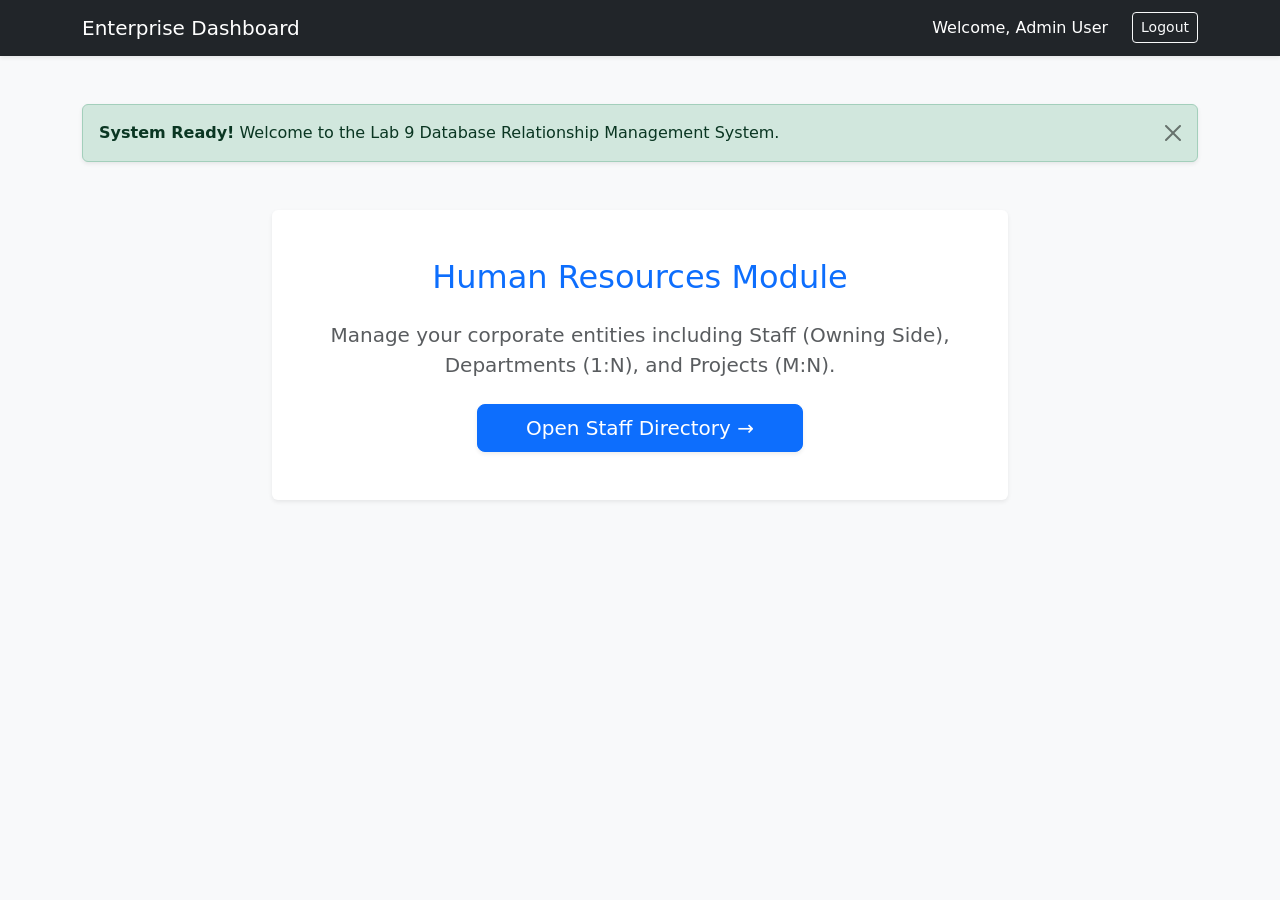
<file: Lab11/src/main/resources/templates/index.html>
<!DOCTYPE html>
<html lang="en" xmlns:th="http://www.thymeleaf.org">
<head>
    <meta charset="UTF-8">
    <meta name="viewport" content="width=device-width, initial-scale=1.0">
    <title>Enterprise System Dashboard</title>
    <link href="https://cdn.jsdelivr.net/npm/bootstrap@5.3.3/dist/css/bootstrap.min.css" rel="stylesheet">
</head>
<body class="bg-light">

<nav class="navbar navbar-expand-lg navbar-dark bg-dark shadow-sm">
    <div class="container">
        <a class="navbar-brand" href="#">Enterprise Dashboard</a>
        <div class="collapse navbar-collapse">
            <ul class="navbar-nav ms-auto">
                <li class="nav-item">
                    <span class="nav-link text-white">Welcome, Admin User</span>
                </li>
                <li class="nav-item">
                    <form th:action="@{/logout}" method="post" class="d-inline">
                        <button type="submit" class="btn btn-outline-light btn-sm mt-1 ms-3">Logout</button>
                    </form>
                </li>
            </ul>
        </div>
    </div>
</nav>

<div class="container mt-5">
    <div class="alert alert-success alert-dismissible fade show shadow-sm" role="alert">
        <strong>System Ready!</strong> Welcome to the Lab 9 Database Relationship Management System.
        <button type="button" class="btn-close" data-bs-dismiss="alert" aria-label="Close"></button>
    </div>

    <div class="row justify-content-center mt-5">
        <div class="col-md-8 text-center">
            <div class="card shadow-sm p-5 border-0">
                <h2 class="mb-4 text-primary">Human Resources Module</h2>
                <p class="lead text-muted mb-4">
                    Manage your corporate entities including Staff (Owning Side), Departments (1:N), and Projects (M:N).
                </p>
                <div>
                    <a th:href="@{/list}" class="btn btn-primary btn-lg shadow-sm px-5 py-2">
                        Open Staff Directory &rarr;
                    </a>
                </div>
            </div>
        </div>
    </div>
</div>

<script src="https://cdn.jsdelivr.net/npm/bootstrap@5.3.3/dist/js/bootstrap.bundle.min.js"></script>
</body>
</html>
</file>
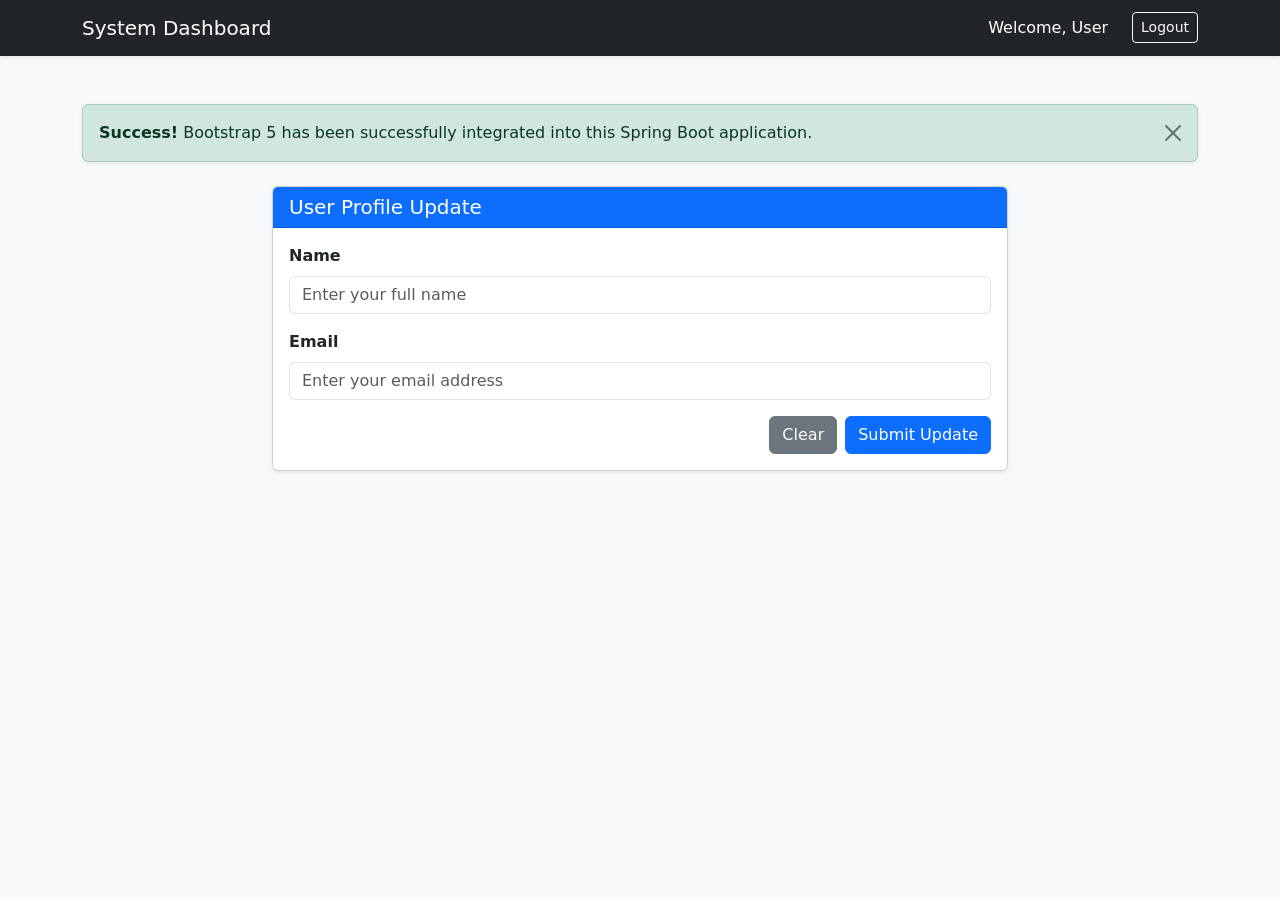
<file: Lab8_BootstrapIntegration/src/main/resources/templates/index.html>
<!DOCTYPE html>
<html lang="en" xmlns:th="http://www.thymeleaf.org">
<head>
    <meta charset="UTF-8">
    <meta name="viewport" content="width=device-width, initial-scale=1.0">
    <title>Spring Boot Dashboard</title>

    <link href="https://cdn.jsdelivr.net/npm/bootstrap@5.3.3/dist/css/bootstrap.min.css" rel="stylesheet">
</head>
<body class="bg-light">

<nav class="navbar navbar-expand-lg navbar-dark bg-dark shadow-sm">
    <div class="container">
        <a class="navbar-brand" href="#">System Dashboard</a>
        <div class="collapse navbar-collapse">
            <ul class="navbar-nav ms-auto">
                <li class="nav-item">
                    <span class="nav-link text-white">Welcome, User</span>
                </li>
                <li class="nav-item">
                    <form th:action="@{/logout}" method="post" class="d-inline">
                        <button type="submit" class="btn btn-outline-light btn-sm mt-1 ms-3">Logout</button>
                    </form>
                </li>
            </ul>
        </div>
    </div>
</nav>

<div class="container mt-5">

    <div class="alert alert-success alert-dismissible fade show shadow-sm" role="alert">
        <strong>Success!</strong> Bootstrap 5 has been successfully integrated into this Spring Boot application.
        <button type="button" class="btn-close" data-bs-dismiss="alert" aria-label="Close"></button>
    </div>

    <div class="row justify-content-center mt-4">
        <div class="col-md-8">
            <div class="card shadow-sm">
                <div class="card-header bg-primary text-white">
                    <h5 class="mb-0">User Profile Update</h5>
                </div>
                <div class="card-body">
                    <form>
                        <div class="mb-3">
                            <label class="form-label fw-bold">Name</label>
                            <input type="text" class="form-control" placeholder="Enter your full name">
                        </div>
                        <div class="mb-3">
                            <label class="form-label fw-bold">Email</label>
                            <input type="email" class="form-control" placeholder="Enter your email address">
                        </div>
                        <div class="d-grid gap-2 d-md-flex justify-content-md-end">
                            <button type="reset" class="btn btn-secondary">Clear</button>
                            <button type="submit" class="btn btn-primary">Submit Update</button>
                        </div>
                    </form>
                </div>
            </div>
        </div>
    </div>
</div>

<script src="https://cdn.jsdelivr.net/npm/bootstrap@5.3.3/dist/js/bootstrap.bundle.min.js"></script>
</body>
</html>
</file>
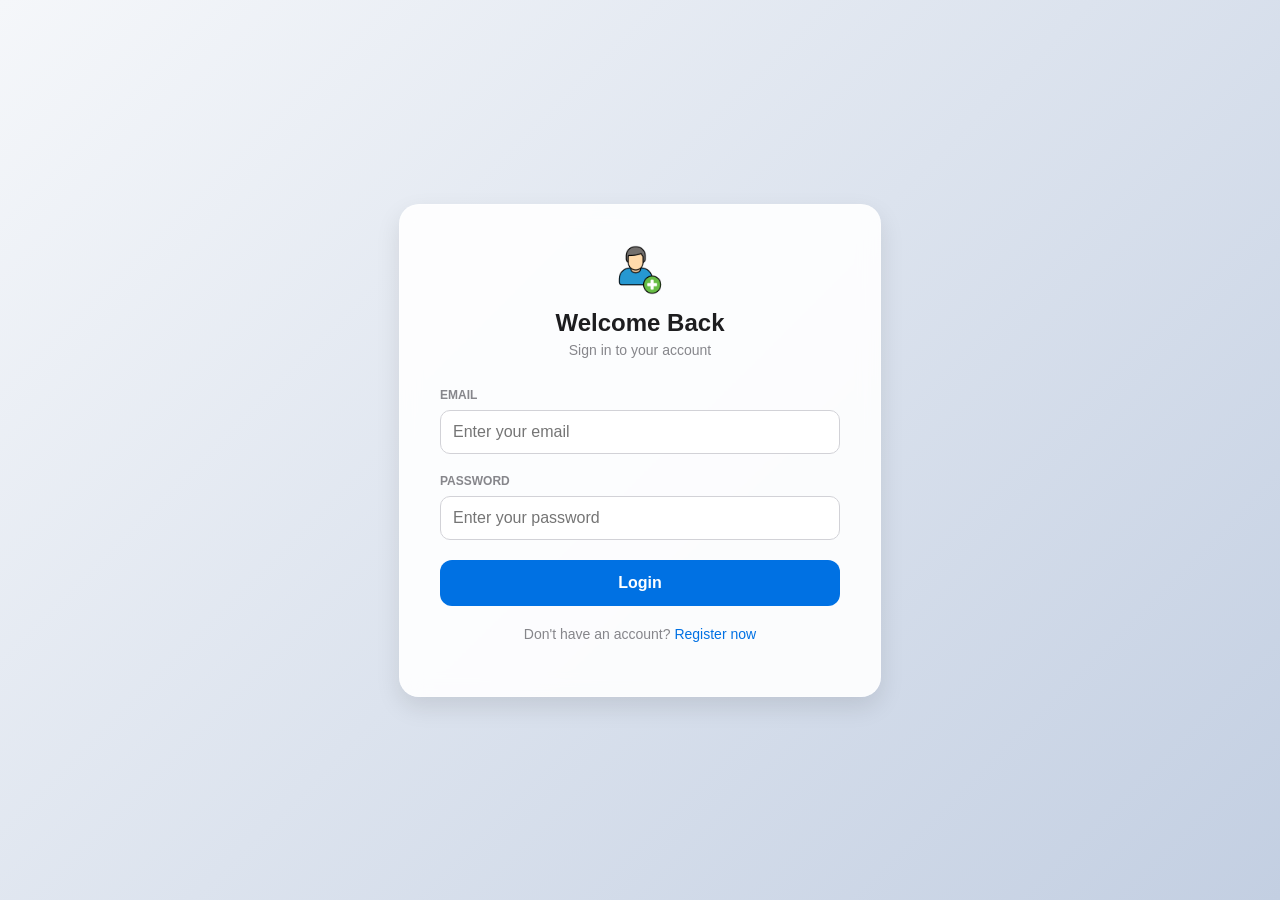
<file: Lab3/login.html>
<!DOCTYPE html>
<html lang="en">
<head>
    <meta charset="UTF-8">
    <meta name="viewport" content="width=device-width, initial-scale=1.0">
    <link rel="stylesheet" href="style.css">
    <title>User Login</title>
</head>
<body>

    <div class="main-container">
        <div class="auth-card">
            
            <div class="header-section">
                <img src="images/new.png" alt="Icon" class="auth-logo">
                <h1>Welcome Back</h1>
                <p>Sign in to your account</p>
            </div>

            <form id="loginForm">
                <div class="input-container">
                    <label for="email">Email</label>
                    <input type="email" id="email" placeholder="Enter your email" required>
                </div>

                <div class="input-container">
                    <label for="password">Password</label>
                    <input type="password" id="password" placeholder="Enter your password" required>
                </div>

                <button type="submit" class="btn-primary">Login</button>
                
                <p class="nav-text">Don't have an account? <a href="register.html">Register now</a></p>
            </form>
        </div>
    </div>

    <script src="script.js"></script>
</body>
</html>
</file>
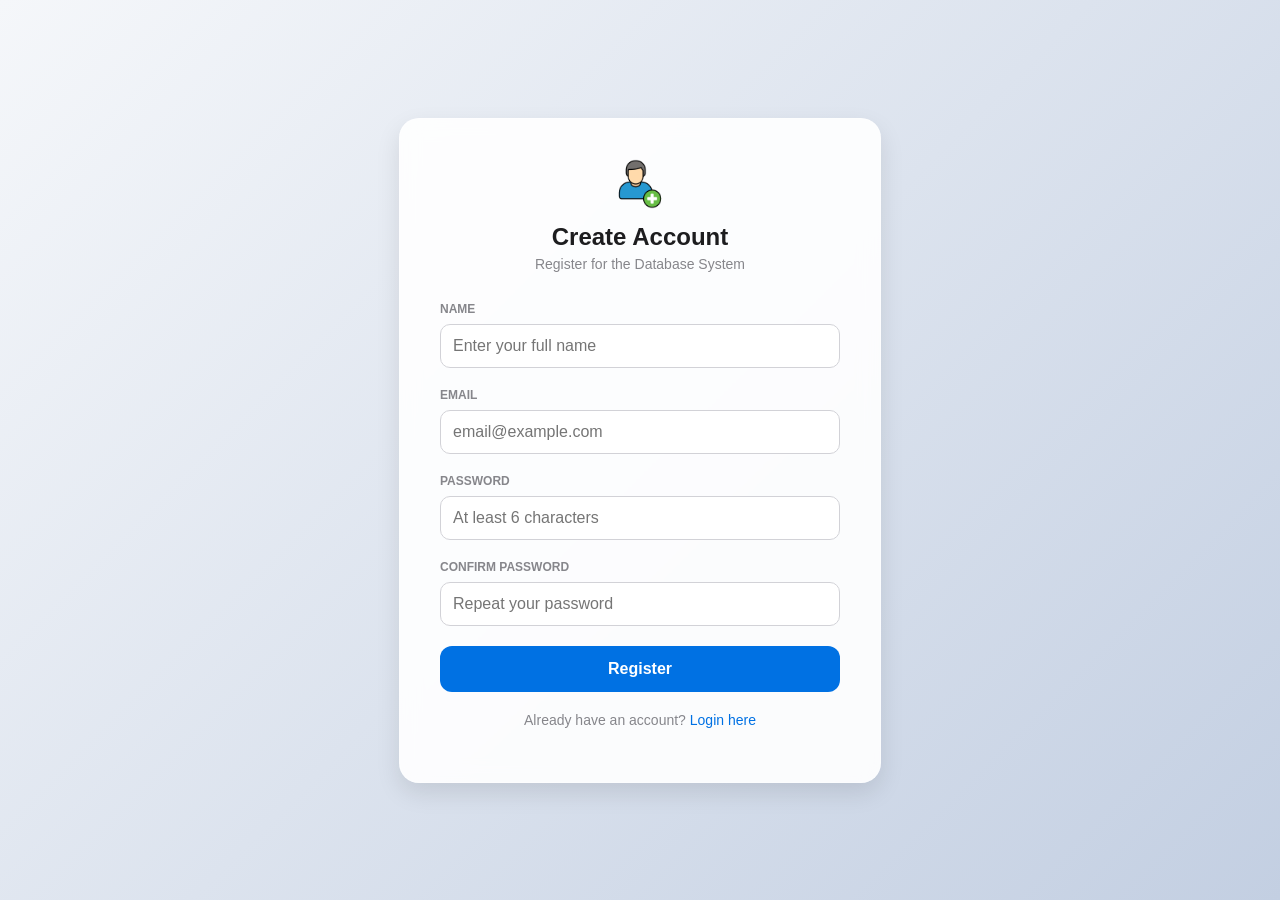
<file: Lab3/register.html>
<!DOCTYPE html>
<html lang="en">
<head>
    <meta charset="UTF-8">
    <meta name="viewport" content="width=device-width, initial-scale=1.0">
    <link rel="stylesheet" href="style.css">
    <title>User Registration</title>
</head>
<body>

    <div class="main-container">
        <div class="auth-card">
            
            <div class="header-section">
                <img src="images/new.png" alt="Icon" class="auth-logo">
                <h1>Create Account</h1>
                <p>Register for the Database System</p>
            </div>

            <form id="registerForm">
                <div class="input-container">
                    <label for="name">Name</label>
                    <input type="text" id="name" placeholder="Enter your full name" required>
                </div>

                <div class="input-container">
                    <label for="email">Email</label>
                    <input type="email" id="email" placeholder="email@example.com" required>
                </div>

                <div class="input-container">
                    <label for="password">Password</label>
                    <input type="password" id="password" placeholder="At least 6 characters" required>
                </div>

                <div class="input-container">
                    <label for="confirmPassword">Confirm Password</label>
                    <input type="password" id="confirmPassword" placeholder="Repeat your password" required>
                </div>

                <button type="submit" class="btn-primary">Register</button>
                
                <p class="nav-text">Already have an account? <a href="login.html">Login here</a></p>
            </form>
        </div>
    </div>

    <script src="script.js"></script>
</body>
</html>
</file>
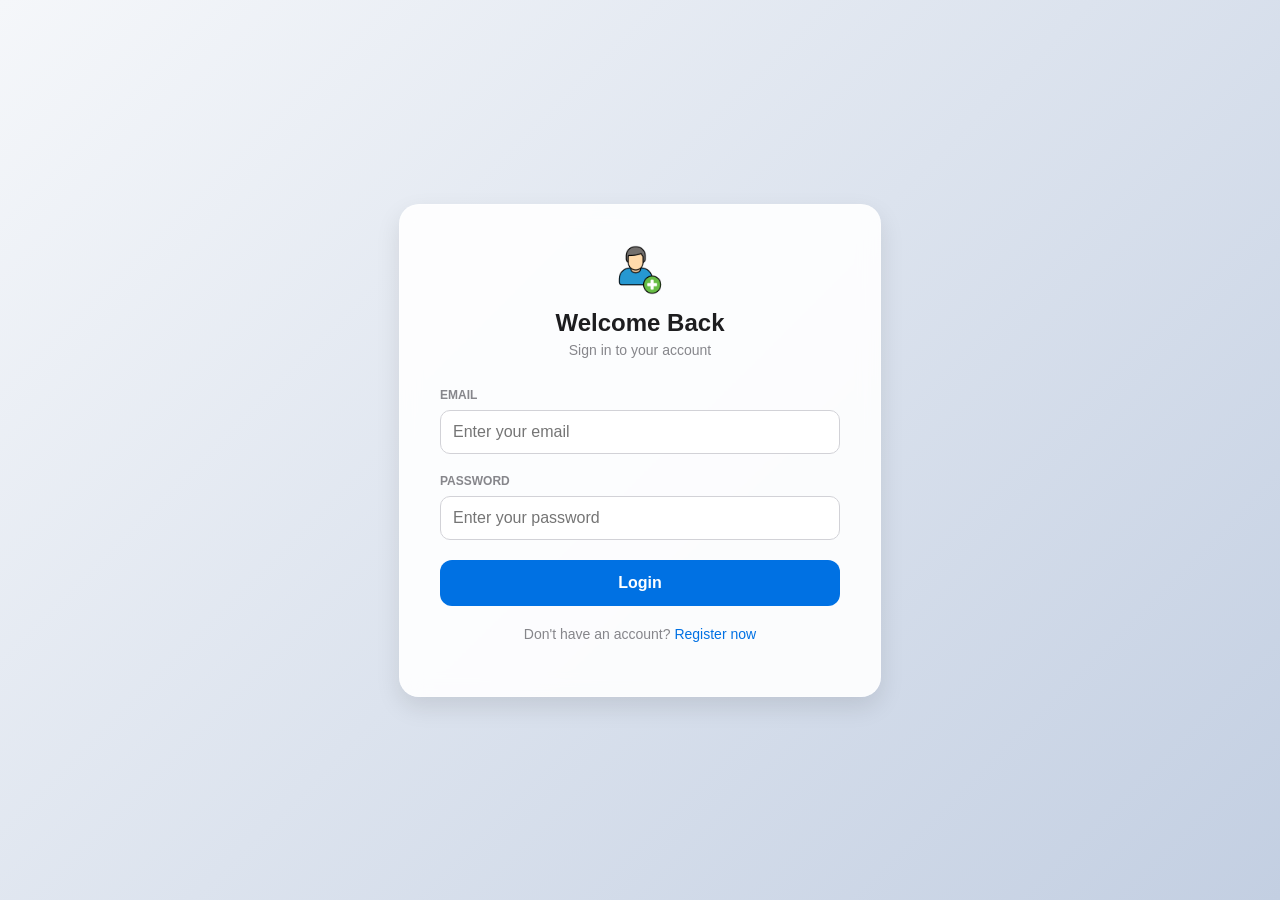
<file: Lab4/login.html>
<!DOCTYPE html>
<html lang="en">
<head>
    <meta charset="UTF-8">
    <meta name="viewport" content="width=device-width, initial-scale=1.0">
    <link rel="stylesheet" href="style.css">
    <title>User Login</title>
</head>
<body>

    <div class="main-container">
        <div class="auth-card">
            
            <div class="header-section">
                <img src="images/new.png" alt="Icon" class="auth-logo">
                <h1>Welcome Back</h1>
                <p>Sign in to your account</p>
            </div>

            <form id="loginForm">
                <div class="input-container">
                    <label for="email">Email</label>
                    <input type="email" id="email" name="email" placeholder="Enter your email" required>
                </div>

                <div class="input-container">
                    <label for="password">Password</label>
                    <input type="password" id="password" name="password" placeholder="Enter your password" required>
                </div>

                <button type="submit" class="btn-primary">Login</button>
                
                <p class="nav-text">Don't have an account? <a href="register.html">Register now</a></p>
            </form>
        </div>
    </div>

    <script src="script.js"></script>
</body>
</html>
</file>
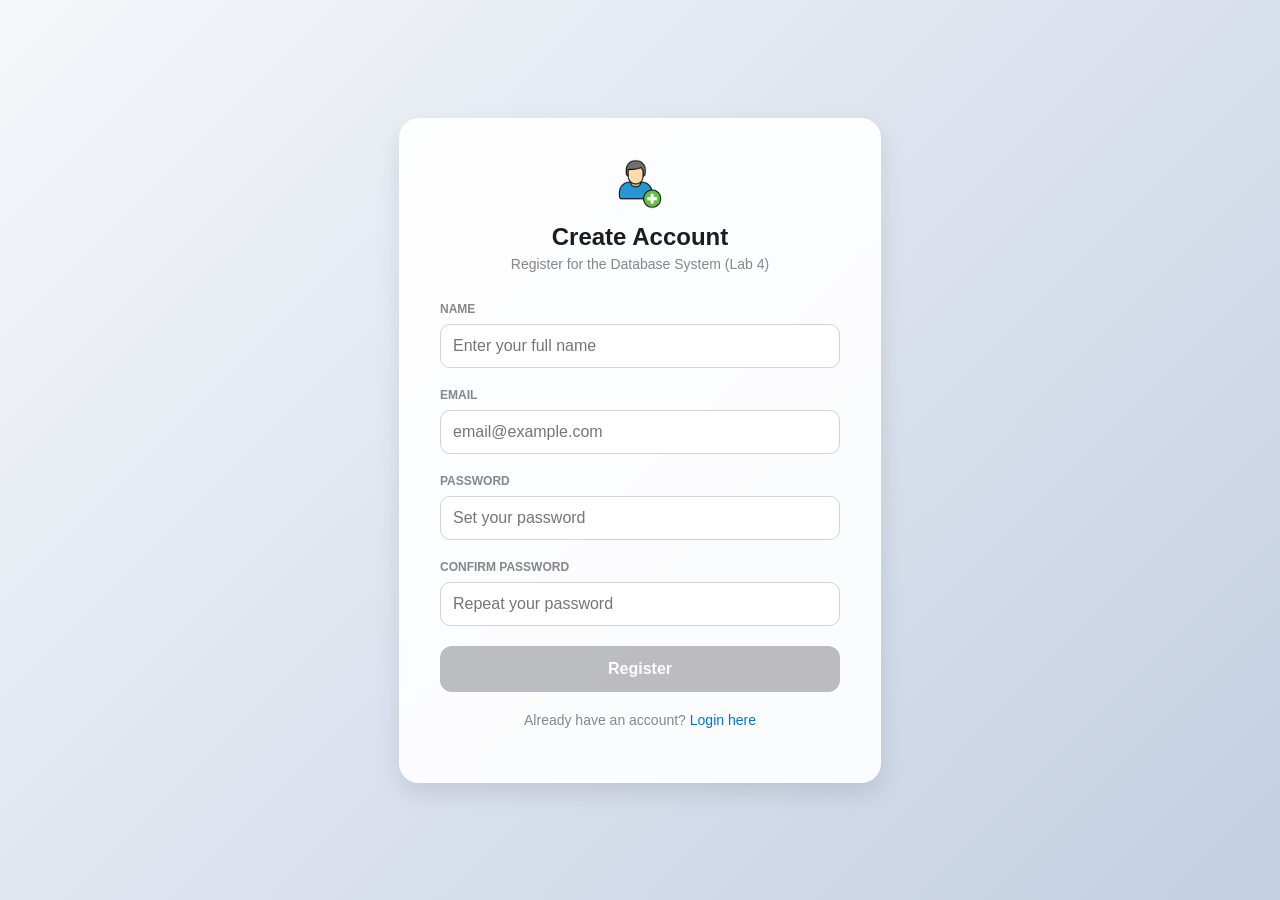
<file: Lab4/register.html>
<!DOCTYPE html>
<html lang="en">
<head>
    <meta charset="UTF-8">
    <meta name="viewport" content="width=device-width, initial-scale=1.0">
    <link rel="stylesheet" href="style.css">
    <title>User Registration - Lab 4</title>
</head>
<body>

    <div class="main-container">
        <div class="auth-card">
            
            <div class="header-section">
                <img src="images/new.png" alt="Icon" class="auth-logo">
                <h1>Create Account</h1>
                <p>Register for the Database System (Lab 4)</p>
            </div>

            <form id="registerForm">
                <div class="input-container">
                    <label for="name">Name</label>
                    <input type="text" id="name" name="name" placeholder="Enter your full name" required>
                </div>

                <div class="input-container">
                    <label for="email">Email</label>
                    <input type="email" id="email" name="email" placeholder="email@example.com" required>
                    <small id="emailFeedback" class="feedback-text"></small>
                </div>

                <div class="input-container">
                    <label for="password">Password</label>
                    <input type="password" id="password" name="password" placeholder="Set your password" required>
                    
                    <div id="passwordReqs" class="password-reqs">
                        <p id="req-length" class="req-item invalid">✖ Must be of length between 12 and 64</p>
                        <p id="req-digit" class="req-item invalid">✖ Must contain at least one digit (0-9)</p>
                        <p id="req-lower" class="req-item invalid">✖ Must contain at least one lowercase letter (a-z)</p>
                        <p id="req-upper" class="req-item invalid">✖ Must contain at least one upper case letter (A-Z)</p>
                        <p id="req-special" class="req-item invalid">✖ Must contain at least one special character</p>
                        <p id="req-forbidden" class="req-item valid">✔ Must not contain ; , :</p>
                        <p id="req-space" class="req-item valid">✔ Can't start or end with a space</p>
                        <p id="req-name" class="req-item valid">✔ Can't contain first name or last name</p>
                    </div>
                </div>

                <div class="input-container">
                    <label for="confirmPassword">Confirm Password</label>
                    <input type="password" id="confirmPassword" name="confirmPassword" placeholder="Repeat your password" required>
                </div>

                <div id="registerFeedback" class="form-feedback"></div>

                <button type="submit" id="regBtn" class="btn-primary" disabled>Register</button>
                
                <p class="nav-text">Already have an account? <a href="login.html">Login here</a></p>
            </form>
        </div>
    </div>

    <script src="script.js"></script>
</body>
</html>
</file>
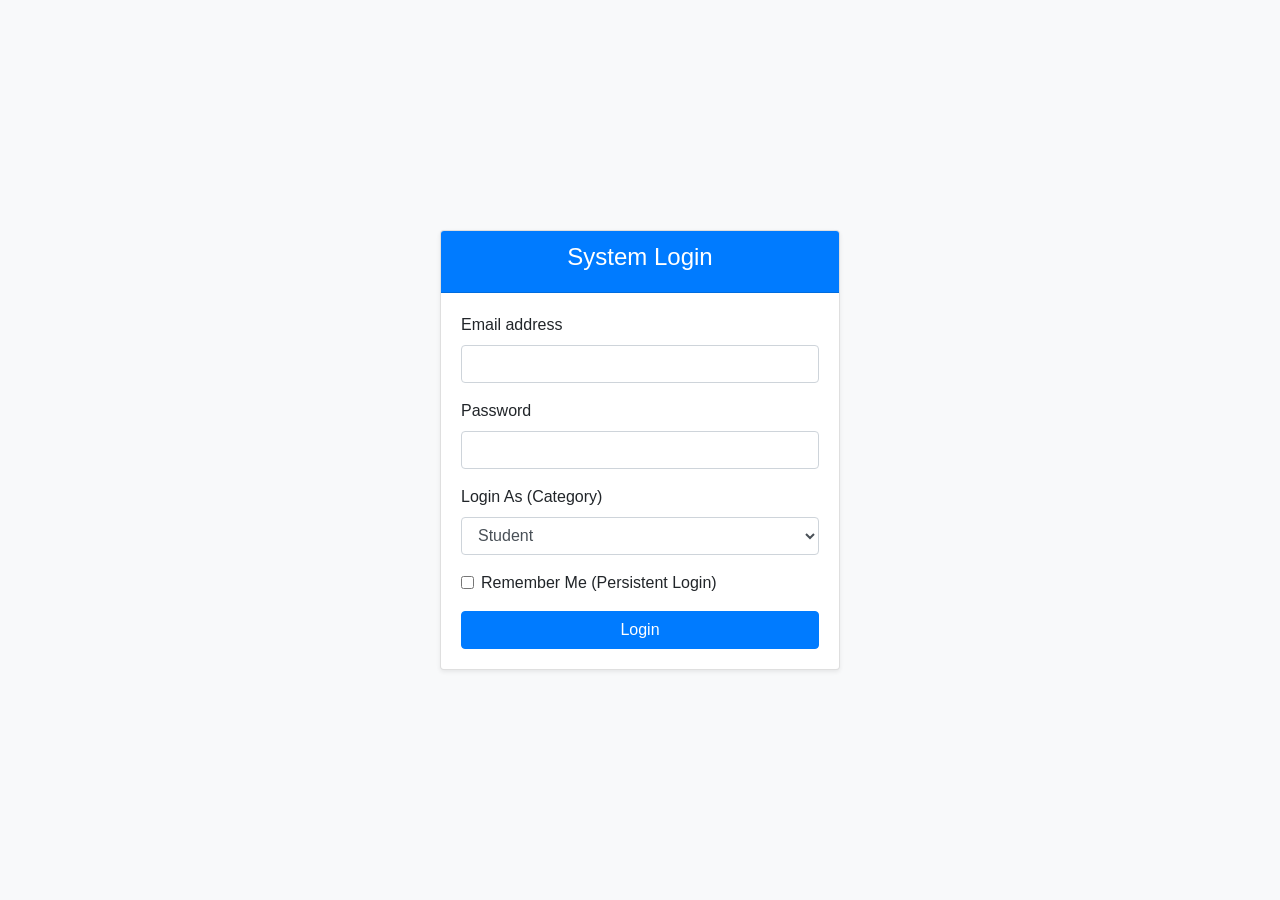
<file: Lab5/login.html>
<!DOCTYPE html>
<html lang="en">
<head>
    <meta charset="UTF-8">
    <meta name="viewport" content="width=device-width, initial-scale=1.0">
    <title>Lab 5 - System Login</title>
    
    <link rel="stylesheet" href="https://maxcdn.bootstrapcdn.com/bootstrap/4.5.2/css/bootstrap.min.css">
</head>
<body class="bg-light">

<div class="container d-flex justify-content-center align-items-center vh-100">
    <div class="card shadow-sm" style="width: 100%; max-width: 400px;">
        <div class="card-header bg-primary text-white text-center">
            <h4>System Login</h4>
        </div>
        <div class="card-body">
            
            <div id="loginAlert" class="alert alert-danger d-none" role="alert"></div>

            <form id="loginForm">
                <div class="form-group">
                    <label for="email">Email address</label>
                    <input type="email" class="form-control" id="email" name="email" required>
                </div>
                
                <div class="form-group">
                    <label for="password">Password</label>
                    <input type="password" class="form-control" id="password" name="password" required>
                </div>
                
                <div class="form-group">
                    <label for="category">Login As (Category)</label>
                    <select class="form-control" id="category" name="category" required>
                        <option value="student">Student</option>
                        <option value="lecturer">Lecturer</option>
                        <option value="admin">Administrator</option>
                    </select>
                </div>
                
                <div class="form-group form-check">
                    <input type="checkbox" class="form-check-input" id="remember" name="remember">
                    <label class="form-check-label" for="remember">Remember Me (Persistent Login)</label>
                </div>
                
                <button type="submit" class="btn btn-primary btn-block">Login</button>
            </form>
            
        </div>
    </div>
</div>

<script src="https://ajax.googleapis.com/ajax/libs/jquery/3.5.1/jquery.min.js"></script>
<script src="https://cdnjs.cloudflare.com/ajax/libs/popper.js/1.16.0/umd/popper.min.js"></script>
<script src="https://maxcdn.bootstrapcdn.com/bootstrap/4.5.2/js/bootstrap.min.js"></script>

<script src="script.js"></script>
</body>
</html>
</file>
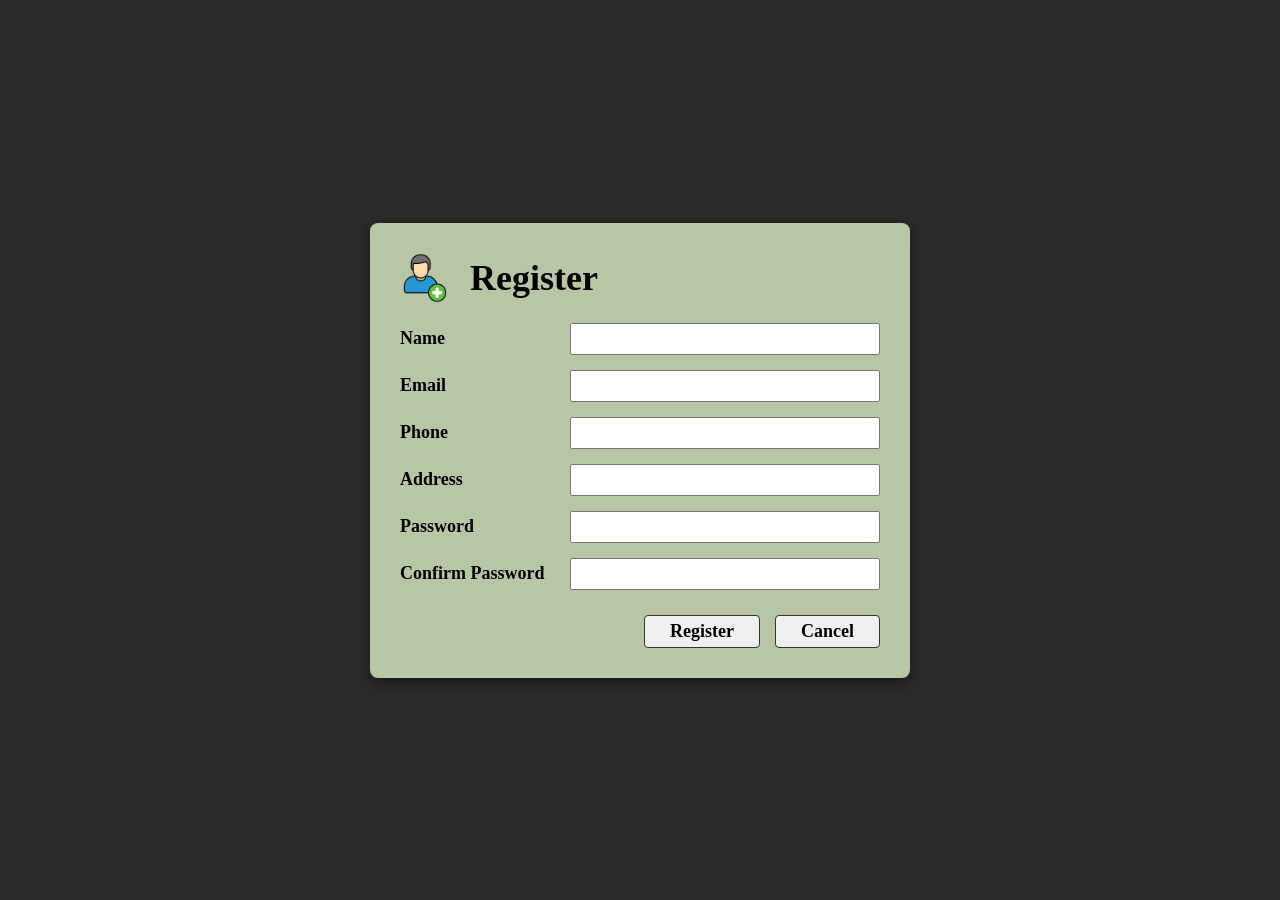
<file: Web/registration.html>
<!DOCTYPE html>
<html lang="en">
<head>
    <meta charset="UTF-8">
    <meta name="viewport" content="width=device-width, initial-scale=1.0">
    <link rel="stylesheet" href="style.css">
    <title>Create a new account</title>
</head>
<body>

<div class="form-container">

    <div class="form-header">
        <img src="images/new.png" alt="User Icon" class="header-icon">
        <h2>Register</h2>
    </div>

    <form action="#" method="POST">

        <div class="form-group">
            <label for="name">Name</label>
            <input type="text" id="name" name="name" required>
        </div>

        <div class="form-group">
            <label for="email">Email</label>
            <input type="email" id="email" name="email" required>
        </div>

        <div class="form-group">
            <label for="phone">Phone</label>
            <input type="text" id="phone" name="phone" required>
        </div>

        <div class="form-group">
            <label for="address">Address</label>
            <input type="text" id="address" name="address" required>
        </div>

        <div class="form-group">
            <label for="password">Password</label>
            <input type="password" id="password" name="password" required>
        </div>

        <div class="form-group">
            <label for="confirmPassword">Confirm Password</label>
            <input type="password" id="confirmPassword" name="confirmPassword" required>
        </div>

        <div class="button-group">
            <button type="submit" class="btn-register">Register</button>
            <button type="reset" class="btn-cancel">Cancel</button>
        </div>

    </form>
</div>

</body>
</html>
</file>
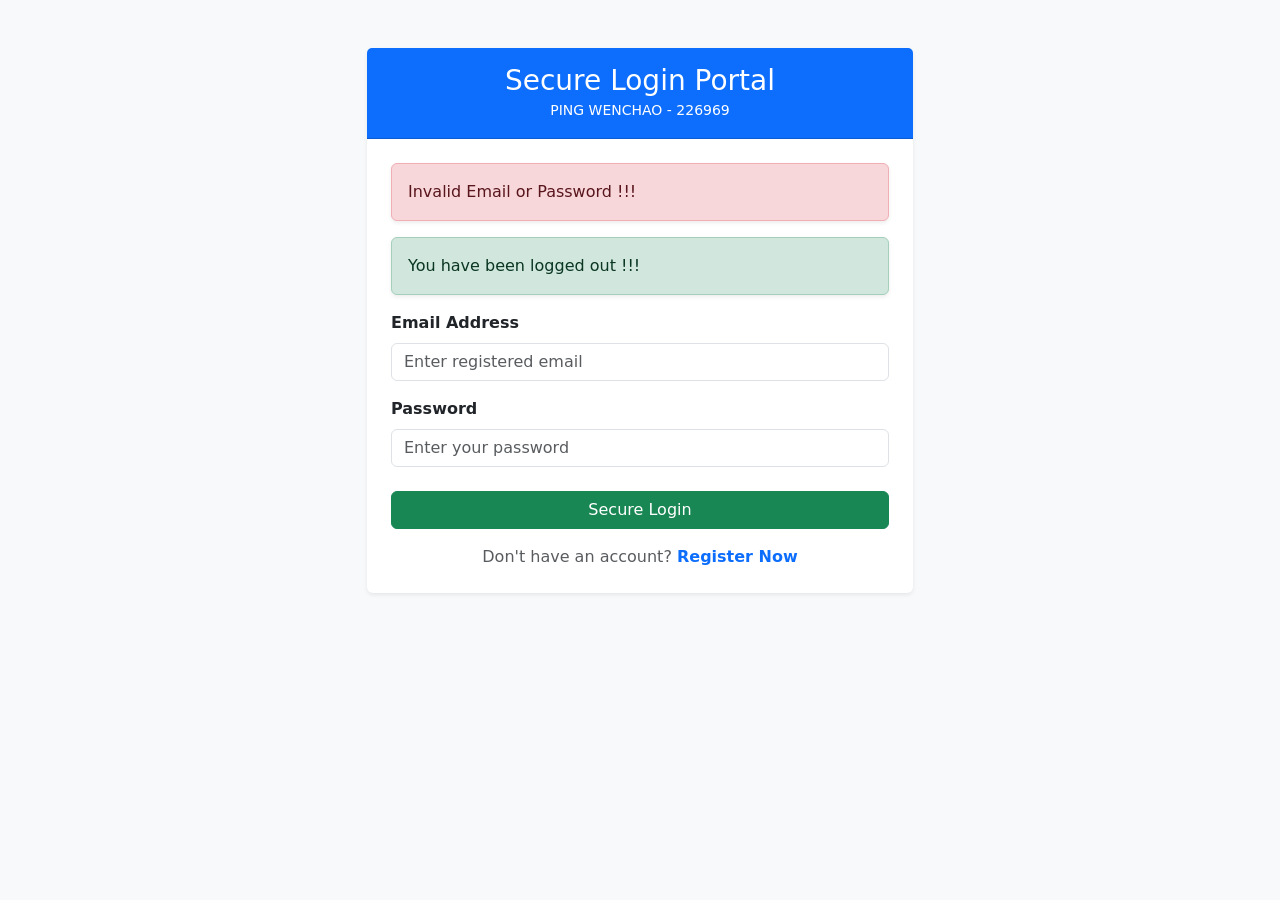
<file: Lab10/src/main/resources/templates/login.html>
<!DOCTYPE html>
<html lang="en" xmlns:th="http://www.thymeleaf.org">
<head>
    <meta charset="UTF-8">
    <meta name="viewport" content="width=device-width, initial-scale=1.0">
    <title>Login - Corporate Security</title>
    <link href="https://cdn.jsdelivr.net/npm/bootstrap@5.0.2/dist/css/bootstrap.min.css" rel="stylesheet">
</head>
<body class="bg-light">

<div class="container mt-5">
    <div class="row">
        <div class="col-md-6 offset-md-3">
            <div class="card shadow-sm border-0">
                <div class="card-header bg-primary text-white text-center py-3">
                    <h3 class="mb-0">Secure Login Portal</h3>
                    <small>PING WENCHAO - 226969</small>
                </div>
                <div class="card-body p-4">

                    <div th:if="${param.error}">
                        <div class="alert alert-danger shadow-sm">Invalid Email or Password !!!</div>
                    </div>
                    <div th:if="${param.logout}">
                        <div class="alert alert-success shadow-sm">You have been logged out !!!</div>
                    </div>

                    <form class="form-horizontal" method="post" role="form" th:action="@{/login}">
                        <div class="mb-3">
                            <label class="form-label fw-bold" for="username">Email Address</label>
                            <input class="form-control" id="username" name="username" placeholder="Enter registered email" type="email" required>
                        </div>

                        <div class="mb-4">
                            <label class="form-label fw-bold" for="password">Password</label>
                            <input class="form-control" id="password" name="password" placeholder="Enter your password" type="password" required>
                        </div>

                        <div class="d-grid gap-2">
                            <button class="btn btn-success" type="submit">Secure Login</button>
                        </div>
                        <div class="mt-3 text-center">
                            <span class="text-muted">Don't have an account? </span>
                            <a class="link-primary text-decoration-none fw-bold" th:href="@{/registration}">Register Now</a>
                        </div>
                    </form>

                </div>
            </div>
        </div>
    </div>
</div>

<script src="https://cdn.jsdelivr.net/npm/bootstrap@5.0.2/dist/js/bootstrap.bundle.min.js"></script>
</body>
</html>
</file>
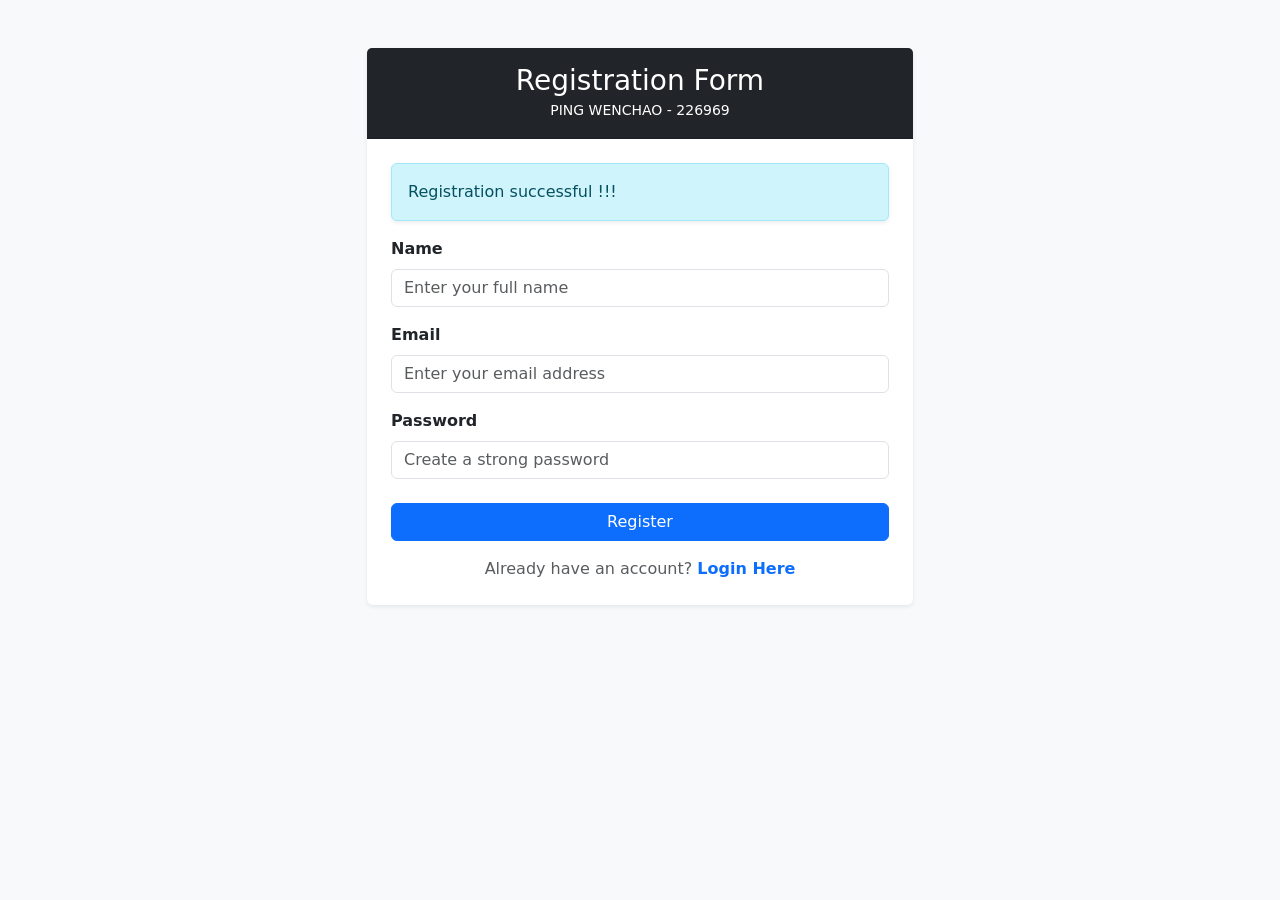
<file: Lab10/src/main/resources/templates/registration.html>
<!DOCTYPE html>
<html lang="en" xmlns:th="http://www.thymeleaf.org">
<head>
    <meta charset="UTF-8">
    <meta name="viewport" content="width=device-width, initial-scale=1.0">
    <title>Registration - Corporate Security</title>
    <link href="https://cdn.jsdelivr.net/npm/bootstrap@5.0.2/dist/css/bootstrap.min.css" rel="stylesheet">
</head>
<body class="bg-light">

<div class="container mt-5">
    <div class="row">
        <div class="col-md-6 offset-md-3">
            <div class="card shadow-sm border-0">
                <div class="card-header bg-dark text-white text-center py-3">
                    <h3 class="mb-0">Registration Form</h3>
                    <small>PING WENCHAO - 226969</small>
                </div>
                <div class="card-body p-4">

                    <div th:if="${param.success}">
                        <div class="alert alert-info shadow-sm">
                            Registration successful !!!
                        </div>
                    </div>

                    <form method="post" role="form" th:action="@{/registration}" th:object="${user}">
                        <div class="mb-3">
                            <label class="form-label fw-bold" for="name">Name</label>
                            <input class="form-control" id="name" th:field="*{name}" type="text" placeholder="Enter your full name">
                            <p class="text-danger mt-1 mb-0" th:errors="*{name}" th:if="${#fields.hasErrors('name')}"></p>
                        </div>

                        <div class="mb-3">
                            <label class="form-label fw-bold" for="email">Email</label>
                            <input class="form-control" id="email" th:field="*{email}" type="email" placeholder="Enter your email address">
                            <p class="text-danger mt-1 mb-0" th:errors="*{email}" th:if="${#fields.hasErrors('email')}"></p>
                        </div>

                        <div class="mb-4">
                            <label class="form-label fw-bold" for="password">Password</label>
                            <input class="form-control" id="password" th:field="*{password}" type="password" placeholder="Create a strong password">
                            <p class="text-danger mt-1 mb-0" th:errors="*{password}" th:if="${#fields.hasErrors('password')}"></p>
                        </div>

                        <div class="d-grid gap-2">
                            <button class="btn btn-primary" type="submit">Register</button>
                        </div>
                        <div class="mt-3 text-center">
                            <span class="text-muted">Already have an account? </span>
                            <a class="link-primary text-decoration-none fw-bold" th:href="@{/login}">Login Here</a>
                        </div>
                    </form>

                </div>
            </div>
        </div>
    </div>
</div>

<script src="https://cdn.jsdelivr.net/npm/bootstrap@5.0.2/dist/js/bootstrap.bundle.min.js"></script>
</body>
</html>
</file>
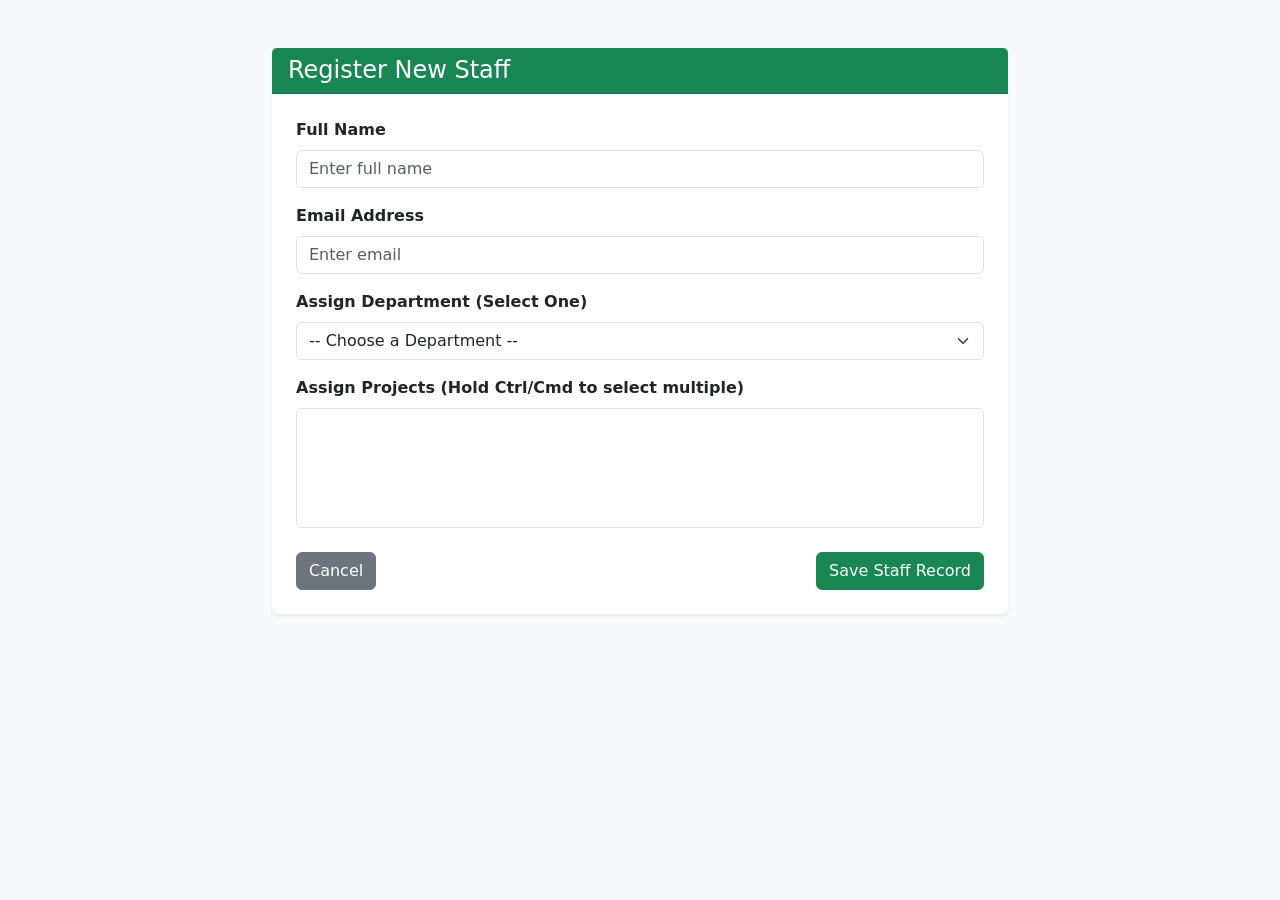
<file: Lab11/src/main/resources/templates/add-staff.html>
<!DOCTYPE html>
<html lang="en" xmlns:th="http://www.thymeleaf.org">
<head>
    <meta charset="UTF-8">
    <meta name="viewport" content="width=device-width, initial-scale=1.0">
    <title>Register Staff</title>
    <link href="https://cdn.jsdelivr.net/npm/bootstrap@5.3.3/dist/css/bootstrap.min.css" rel="stylesheet">
</head>
<body class="bg-light">

<div class="container mt-5">
    <div class="row justify-content-center">
        <div class="col-md-8">
            <div class="card shadow-sm border-0">
                <div class="card-header bg-success text-white">
                    <h4 class="mb-0">Register New Staff</h4>
                </div>
                <div class="card-body p-4">
                    <form action="#" th:action="@{/addstaff}" th:object="${staff}" method="post">

                        <div class="mb-3">
                            <label class="form-label fw-bold">Full Name</label>
                            <input type="text" th:field="*{name}" class="form-control" placeholder="Enter full name" required>
                        </div>

                        <div class="mb-3">
                            <label class="form-label fw-bold">Email Address</label>
                            <input type="email" th:field="*{email}" class="form-control" placeholder="Enter email" required>
                        </div>

                        <div class="mb-3">
                            <label class="form-label fw-bold">Assign Department (Select One)</label>
                            <select class="form-select" th:field="*{department}" required>
                                <option value="" disabled selected>-- Choose a Department --</option>
                                <option th:each="dept : ${departments}" th:value="${dept.id}" th:text="${dept.name}"></option>
                            </select>
                        </div>

                        <div class="mb-4">
                            <label class="form-label fw-bold">Assign Projects (Hold Ctrl/Cmd to select multiple)</label>
                            <select multiple class="form-select" th:field="*{projects}" style="height: 120px;" required>
                                <option th:each="proj : ${projects}" th:value="${proj.id}" th:text="${proj.name}"></option>
                            </select>
                        </div>

                        <div class="d-flex justify-content-between">
                            <a th:href="@{/list}" class="btn btn-secondary">Cancel</a>
                            <button type="submit" class="btn btn-success">Save Staff Record</button>
                        </div>
                    </form>
                </div>
            </div>
        </div>
    </div>
</div>

</body>
</html>
</file>
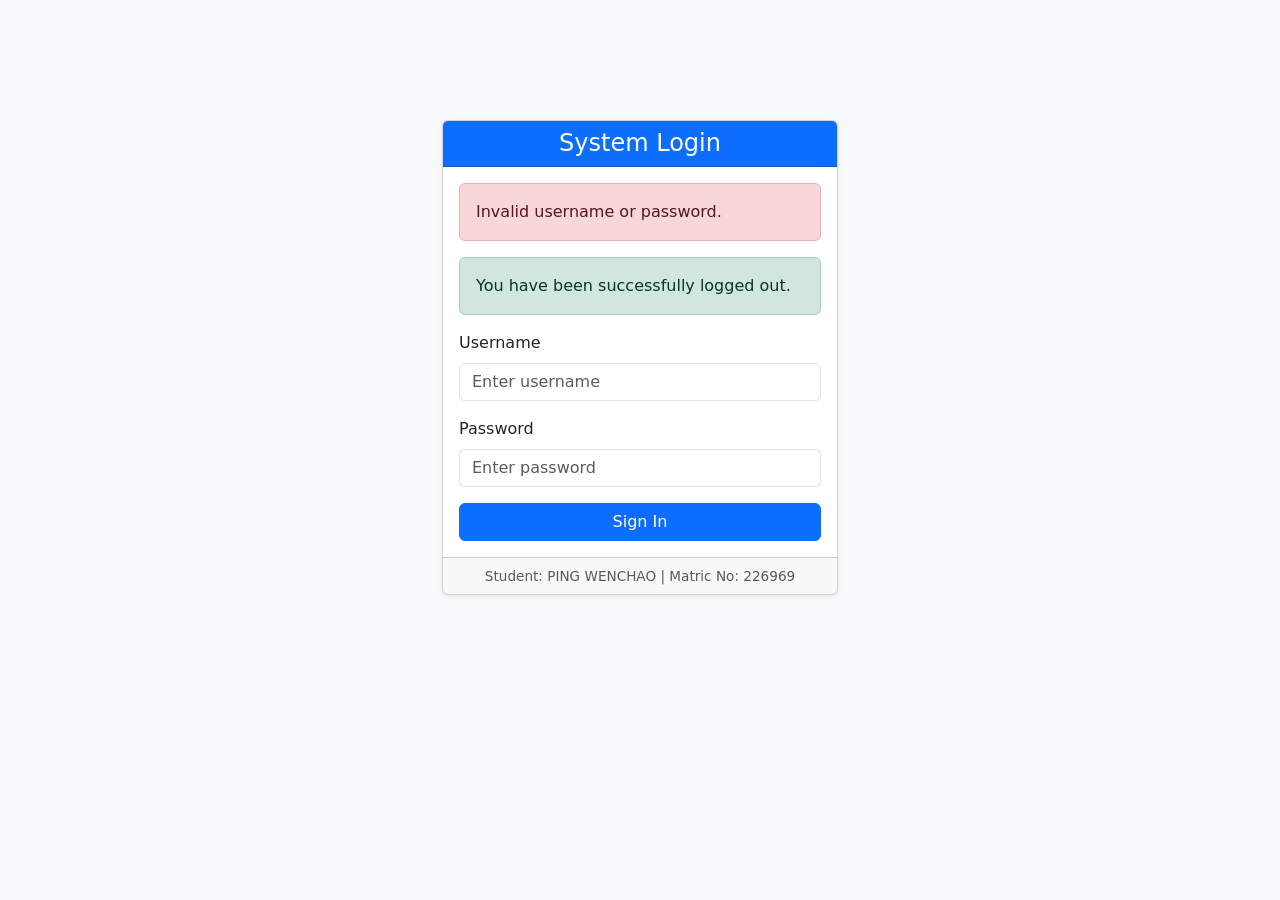
<file: Lab11/src/main/resources/templates/login.html>
<!DOCTYPE html>
<html lang="en" xmlns:th="http://www.thymeleaf.org">
<head>
    <meta charset="UTF-8">
    <meta name="viewport" content="width=device-width, initial-scale=1.0">
    <title>System Authentication</title>
    <link href="https://cdn.jsdelivr.net/npm/bootstrap@5.3.3/dist/css/bootstrap.min.css" rel="stylesheet">
    <style>
        body { background-color: #f8f9fa; }
        .auth-container { max-width: 420px; margin-top: 120px; }
    </style>
</head>
<body>
<div class="container auth-container">
    <div class="card shadow-sm">
        <div class="card-header bg-primary text-white text-center">
            <h4 class="mb-0">System Login</h4>
        </div>
        <div class="card-body">
            <div th:if="${param.error}" class="alert alert-danger" role="alert">
                Invalid username or password.
            </div>
            <div th:if="${param.logout}" class="alert alert-success" role="alert">
                You have been successfully logged out.
            </div>

            <form th:action="@{/login}" method="post">
                <div class="mb-3">
                    <label for="username" class="form-label">Username</label>
                    <input type="text" id="username" name="username" class="form-control" required placeholder="Enter username">
                </div>
                <div class="mb-3">
                    <label for="password" class="form-label">Password</label>
                    <input type="password" id="password" name="password" class="form-control" required placeholder="Enter password">
                </div>
                <button type="submit" class="btn btn-primary w-100">Sign In</button>
            </form>
        </div>
        <div class="card-footer text-muted text-center" style="font-size: 0.85rem;">
            Student: PING WENCHAO | Matric No: 226969
        </div>
    </div>
</div>
</body>
</html>
</file>
<file: Lab3/style.css>
/* PING WENCHAO 226969 */

/* Global settings and modern system font */
body {
    margin: 0;
    padding: 0;
    font-family: -apple-system, BlinkMacSystemFont, "Segoe UI", Roboto, Helvetica, Arial, sans-serif;
    background: linear-gradient(135deg, #f5f7fa 0%, #c3cfe2 100%);
    height: 100vh;
    display: flex;
    justify-content: center;
    align-items: center;
    color: #1d1d1f;
}

/* Card layout with soft shadow and rounded corners */
.auth-card {
    background: rgba(255, 255, 255, 0.9);
    
    /* Safari compatibility fix MUST come first */
    -webkit-backdrop-filter: blur(10px);
    
    /* Standard blur effect MUST come last */
    backdrop-filter: blur(10px);
    
    padding: 40px;
    border-radius: 20px;
    width: 400px;
    box-shadow: 0 10px 25px rgba(0,0,0,0.1);
    border: 1px solid rgba(255,255,255,0.3);
}

/* Header and Logo styling */
.header-section {
    text-align: center;
    margin-bottom: 30px;
}

.auth-logo {
    width: 50px;
    height: auto;
    margin-bottom: 10px;
}

h1 {
    font-size: 24px;
    margin: 0;
    font-weight: 600;
}

.header-section p {
    color: #86868b;
    font-size: 14px;
    margin-top: 5px;
}

/* Input group layout */
.input-container {
    margin-bottom: 20px;
}

.input-container label {
    display: block;
    font-size: 12px;
    font-weight: 600;
    color: #86868b;
    margin-bottom: 8px;
    text-transform: uppercase;
}

.input-container input {
    width: 100%;
    padding: 12px;
    border-radius: 10px;
    border: 1px solid #d2d2d7;
    font-size: 16px;
    box-sizing: border-box;
    transition: all 0.2s ease;
}

/* Focus effect on input fields */
.input-container input:focus {
    outline: none;
    border-color: #0071e3;
    box-shadow: 0 0 0 4px rgba(0, 113, 227, 0.1);
}

/* Primary blue button styling */
.btn-primary {
    width: 100%;
    padding: 14px;
    border-radius: 12px;
    border: none;
    background-color: #0071e3;
    color: white;
    font-size: 16px;
    font-weight: 600;
    cursor: pointer;
    transition: background 0.2s;
}

.btn-primary:hover {
    background-color: #0077ed;
}

/* Bottom navigation link styling */
.nav-text {
    text-align: center;
    font-size: 14px;
    color: #86868b;
    margin-top: 20px;
}

.nav-text a {
    color: #0071e3;
    text-decoration: none;
    font-weight: 500;
}
</file>
<file: Lab4/style.css>
/* PING WENCHAO 226969 */

/* Global settings and modern system font */
body {
    margin: 0;
    padding: 0;
    font-family: -apple-system, BlinkMacSystemFont, "Segoe UI", Roboto, Helvetica, Arial, sans-serif;
    background: linear-gradient(135deg, #f5f7fa 0%, #c3cfe2 100%);
    height: 100vh;
    display: flex;
    justify-content: center;
    align-items: center;
    color: #1d1d1f;
}

/* Card layout with soft shadow and rounded corners */
.auth-card {
    background: rgba(255, 255, 255, 0.9);
    
    /* Safari compatibility fix MUST come first */
    -webkit-backdrop-filter: blur(10px);
    
    /* Standard blur effect MUST come last */
    backdrop-filter: blur(10px);
    
    padding: 40px;
    border-radius: 20px;
    width: 400px;
    box-shadow: 0 10px 25px rgba(0,0,0,0.1);
    border: 1px solid rgba(255,255,255,0.3);
}

/* Header and Logo styling */
.header-section {
    text-align: center;
    margin-bottom: 30px;
}

.auth-logo {
    width: 50px;
    height: auto;
    margin-bottom: 10px;
}

h1 {
    font-size: 24px;
    margin: 0;
    font-weight: 600;
}

.header-section p {
    color: #86868b;
    font-size: 14px;
    margin-top: 5px;
}

/* Input group layout */
.input-container {
    margin-bottom: 20px;
}

.input-container label {
    display: block;
    font-size: 12px;
    font-weight: 600;
    color: #86868b;
    margin-bottom: 8px;
    text-transform: uppercase;
}

.input-container input {
    width: 100%;
    padding: 12px;
    border-radius: 10px;
    border: 1px solid #d2d2d7;
    font-size: 16px;
    box-sizing: border-box;
    transition: all 0.2s ease;
}

/* Focus effect on input fields */
.input-container input:focus {
    outline: none;
    border-color: #0071e3;
    box-shadow: 0 0 0 4px rgba(0, 113, 227, 0.1);
}

/* Primary blue button styling */
.btn-primary {
    width: 100%;
    padding: 14px;
    border-radius: 12px;
    border: none;
    background-color: #0071e3;
    color: white;
    font-size: 16px;
    font-weight: 600;
    cursor: pointer;
    transition: background 0.2s;
}

.btn-primary:hover {
    background-color: #0077ed;
}

/* Bottom navigation link styling */
.nav-text {
    text-align: center;
    font-size: 14px;
    color: #86868b;
    margin-top: 20px;
}

.nav-text a {
    color: #0071e3;
    text-decoration: none;
    font-weight: 500;
}

/* =========================================
   Lab 4 Additions: Validation Feedback UI
   ========================================= */

/* Email real-time feedback text */
.feedback-text {
    display: block;
    font-size: 12px;
    margin-top: 5px;
    font-weight: 600;
}

/* Password strength checklist container */
.password-reqs {
    display: none; /* Hidden by default, shown by JS */
    background-color: rgba(0, 0, 0, 0.05);
    border-radius: 8px;
    padding: 10px 15px;
    margin-top: 10px;
    border: 1px solid rgba(0, 0, 0, 0.1);
}

/* Individual checklist items */
.req-item {
    font-size: 12px;
    margin: 4px 0;
    transition: color 0.3s ease;
    font-weight: 500;
}

/* Red color for failed criteria (✖) */
.invalid {
    color: #ff3b30; /* Apple system red */
}

/* Green color for passed criteria (✔) */
.valid {
    color: #34c759; /* Apple system green */
}

/* General form feedback (Success/Error messages) */
.form-feedback {
    text-align: center;
    font-size: 14px;
    font-weight: 600;
    margin-bottom: 15px;
}

/* Disable button style until validation passes */
button:disabled {
    background-color: #a1a1a6;
    cursor: not-allowed;
    opacity: 0.7;
}
</file>
<file: Web/style.css>
/* PING WENCHAO 226969 */

/* Initialize global page settings and background */
body {
    margin: 0;
    padding: 0;
    /* Dark background outside the form, similar to IDE/dark mode */
    background-color: #2b2b2b;
    display: flex;
    justify-content: center;
    align-items: center;
    height: 100vh;
    /* Matching the font used in the Lab 1 GUI */
    font-family: "Segoe Print", "Comic Sans MS", cursive;
}

/* Styling for the main registration form panel */
.form-container {
    /* Greenish background color matching your Java GUI */
    background-color: #b9c6a6;
    padding: 30px;
    border-radius: 8px;
    width: 480px;
    box-shadow: 0px 4px 15px rgba(0, 0, 0, 0.5);
}

/* Layout for the title and icon at the top */
.form-header {
    display: flex;
    align-items: center;
    justify-content: flex-start;
    margin-bottom: 20px;
}

/* Sizing for the user icon */
.form-header img {
    width: 50px;
    height: 50px;
    margin-right: 20px;
}

/* Styling for the 'Register' title */
.form-header h2 {
    margin: 0;
    font-size: 36px;
    color: #000;
}

/* Flexbox layout to align labels and text fields side-by-side */
.form-group {
    display: flex;
    align-items: center;
    margin-bottom: 15px;
}

/* Styling and fixed width for the labels to ensure inputs align perfectly */
.form-group label {
    flex: 0 0 170px;
    font-size: 18px;
    font-weight: bold;
    color: #000;
}

/* Styling for the text input boxes */
.form-group input {
    flex: 1;
    padding: 6px;
    font-size: 16px;
    font-family: "Segoe Print", "Comic Sans MS", cursive;
    border: 1px solid #777;
    border-radius: 2px;
}

/* Layout container to align buttons to the right side */
.button-group {
    display: flex;
    justify-content: flex-end;
    gap: 15px;
    margin-top: 25px;
}

/* Shared styling for both Register and Cancel buttons */
button {
    padding: 5px 25px;
    font-size: 18px;
    font-weight: bold;
    font-family: "Segoe Print", "Comic Sans MS", cursive;
    cursor: pointer;
    border: 1px solid #333;
    border-radius: 4px;
    background-color: #f0f0f0;
}

/* Subtle background change when mouse hovers over buttons */
button:hover {
    background-color: #ddd;
}
</file>
